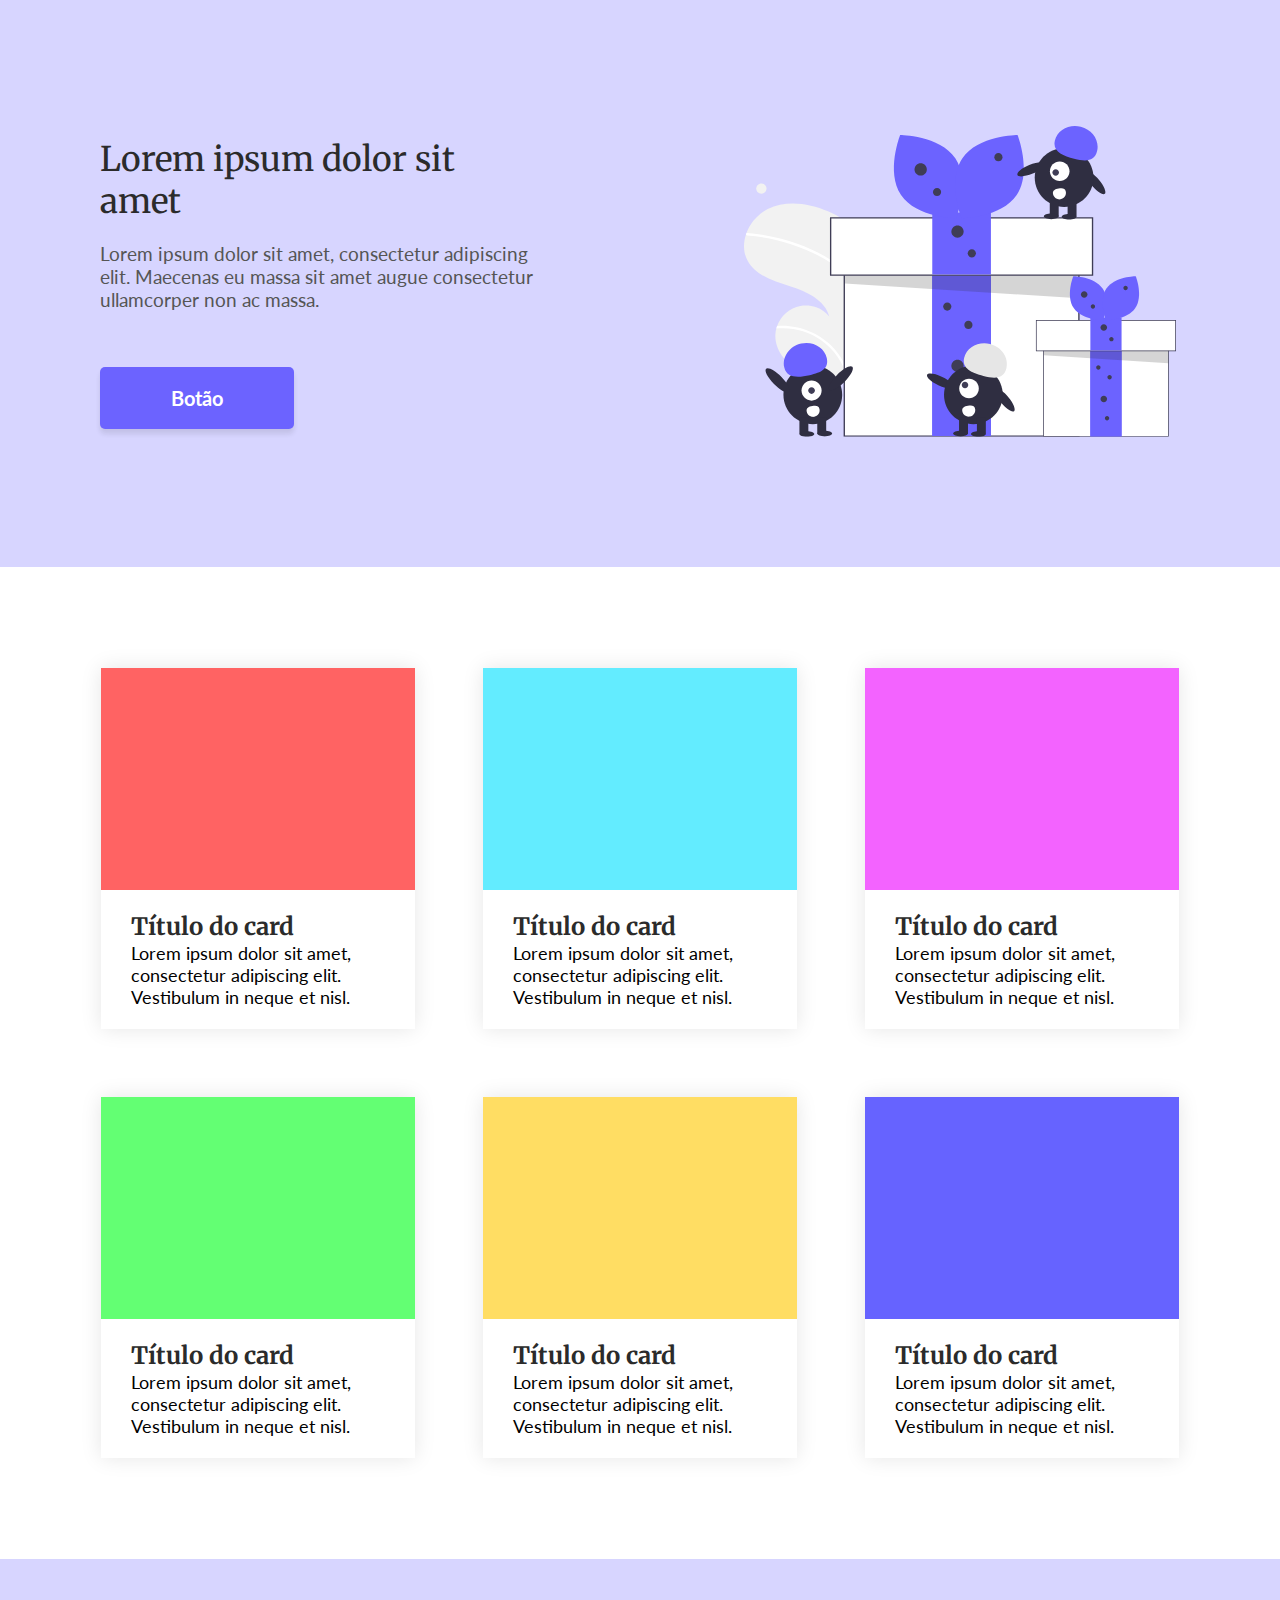
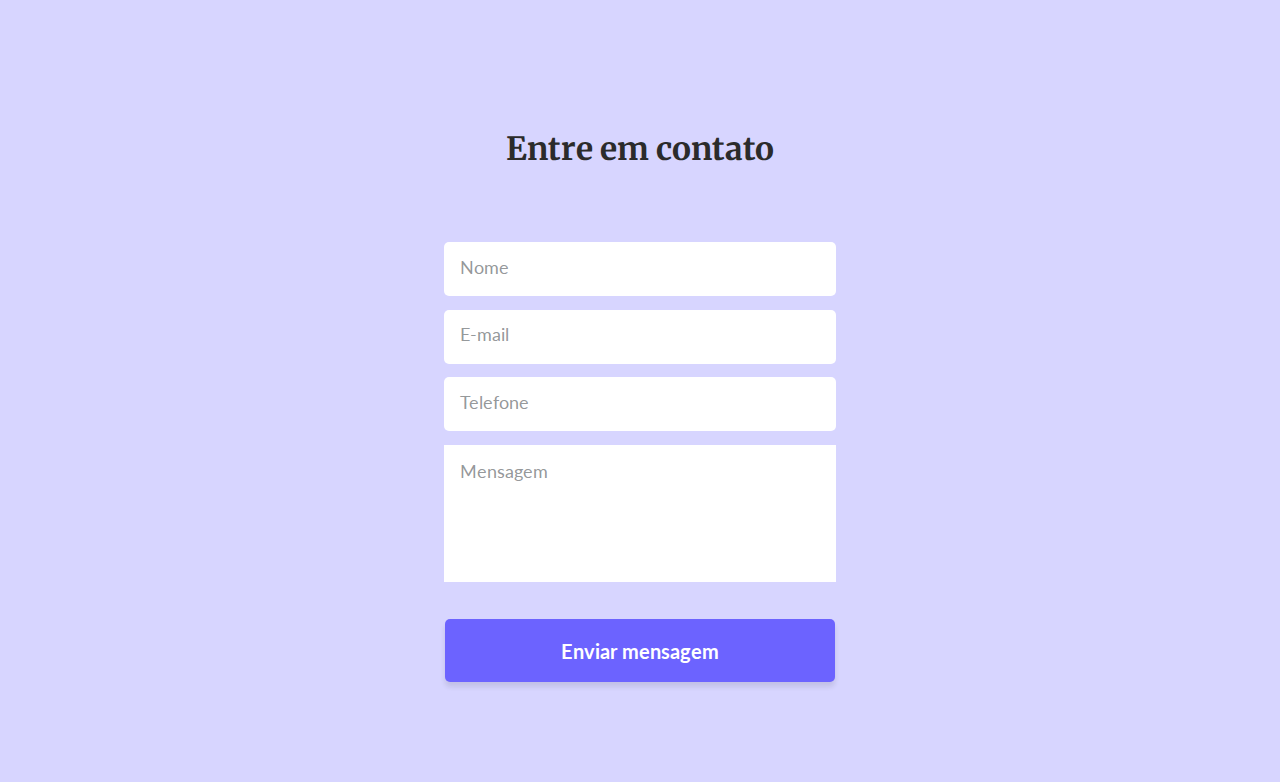
<file: index.html>
<!DOCTYPE html>
<html lang="pt-Br">
  <head>
    <meta charset="UTF-8" />
    <meta http-equiv="X-UA-Compatible" content="IE=edge" />
    <meta name="viewport" content="width=device-width, initial-scale=1.0" />
    <link rel="preconnect" href="https://fonts.googleapis.com" />
    <link rel="preconnect" href="https://fonts.gstatic.com" crossorigin />
    <link
      href="https://fonts.googleapis.com/css2?family=Lato:wght@300;400;700&family=Merriweather:wght@400;700&display=swap"
      rel="stylesheet"
    />
    <link rel="stylesheet" href="index.css" />
    <title>One-Page</title>
  </head>
  <body>
    <header>
      <div class="content">
        <div class="container">
          <div class="text">
            <h1>Lorem ipsum dolor sit amet</h1>
            <span
              >Lorem ipsum dolor sit amet, consectetur adipiscing elit. Maecenas
              eu massa sit amet augue consectetur ullamcorper non ac
              massa.</span
            >
            <button class="button" type="submit">Botão</button>
          </div>
          <div class="img">
            <img src="img/One page.svg" alt="" />
          </div>
        </div>
      </div>
    </header>

    <section>
      <div class="gallery-grid">
        <article>
          <div class="img-card card-1"></div>
          <div class="text-card">
            <h2>Título do card</h2>
            <span>
              Lorem ipsum dolor sit amet, consectetur adipiscing elit.
              Vestibulum in neque et nisl.
            </span>
          </div>
        </article>
        <article>
          <div class="img-card card-2"></div>
          <div class="text-card">
            <h2>Título do card</h2>
            <span
              >Lorem ipsum dolor sit amet, consectetur adipiscing elit.
              Vestibulum in neque et nisl.</span
            >
          </div>
        </article>
        <article>
          <div class="img-card card-3"></div>
          <div class="text-card">
            <h2>Título do card</h2>
            <span
              >Lorem ipsum dolor sit amet, consectetur adipiscing elit.
              Vestibulum in neque et nisl.</span
            >
          </div>
        </article>
        <article>
          <div class="img-card card-4"></div>
          <div class="text-card">
            <h2>Título do card</h2>
            <span
              >Lorem ipsum dolor sit amet, consectetur adipiscing elit.
              Vestibulum in neque et nisl.</span
            >
          </div>
        </article>
        <article>
          <div class="img-card card-5"></div>
          <div class="text-card">
            <h2>Título do card</h2>
            <span
              >Lorem ipsum dolor sit amet, consectetur adipiscing elit.
              Vestibulum in neque et nisl.</span
            >
          </div>
        </article>
        <article>
          <div class="img-card card-6"></div>
          <div class="text-card">
            <h2>Título do card</h2>
            <span
              >Lorem ipsum dolor sit amet, consectetur adipiscing elit.
              Vestibulum in neque et nisl.</span
            >
          </div>
        </article>
      </div>
    </section>
    <form action="#">
      <div class="form-contant">
        <h3>Entre em contato</h3>
        <div class="input">
          <input type="text" placeholder="Nome" />
          <input type="email" placeholder="E-mail" />
          <input type="text" placeholder="Telefone" />
          <textarea cols="30" rows="10" placeholder="Mensagem"></textarea>
        </div>
        <button class="button">Enviar mensagem</button>
      </div>
    </form>
  </body>
</html>
</file>
<file: index.css>
* {
  margin: 0;
  padding: 0;
  box-sizing: border-box;
}

body {
  background: #d7d5ff;
}


.content {
  display: flex;
  align-items: center;
  justify-content: center;
}

.container {
  display: flex;
  flex: 1;
  align-items: center;
  justify-content: center;
}

.img img {
  max-width: 50vw;
  padding: 5.5em 6.5em;
}

.text {
  padding: 8.6em 6.25em;
  display: flex;
  justify-content: center;
  flex-direction: column;
}

.text h1 {
  font-family: 'Merriweather', sans-serif;
  font-size: 34px;
  color: #2b2b2b;
  font-weight: 400;
}

.text span {
  font-family: 'Lato';
  font-size: 19px;
  color: #555;
  font-weight: 400;
  margin-top: 1.06em;
}

.text .button {
  background: #6c63ff;
  box-shadow: 0px 5px 5px rgba(23, 23, 23, 0.1);
  border-radius: 5px;
  width: 9.68em;
  height: 3.12em;
  border: 0;
  margin-top: 2.81em;
  cursor: pointer;
}

.text .button,
button {
  font-family: 'Lato';
  font-weight: 700;
  color: #fff;
  font-size: 20px;
}

section {
  background: #fff;
}

.gallery-grid {
  display: grid;
  grid-template-columns: repeat(3, 1fr);
  padding: 6.32em;
  gap: 68px;
}

.gallery-grid article {
  background: #ffffff;
  box-shadow: 0px 0px 20px rgba(0, 0, 0, 0.1);
}

.card-1 {
  width: 100%;
  height: 222px;
  background: #ff6363;
}
.card-2 {
  width: 100%;
  height: 222px;
  background: #63ecff;
}
.card-3 {
  width: 100%;
  height: 222px;
  background: #f363ff;
}
.card-4 {
  width: 100%;
  height: 222px;
  background: #63ff73;
}
.card-5 {
  width: 100%;
  height: 222px;
  background: #ffdd63;
}
.card-6 {
  width: 100%;
  height: 222px;
  background: #6663ff;
}

.text-card {
  padding: 1.31em 1.87em;
}

.text-card h2 {
  color: #2b2b2b;
  font-family: 'Merriweather', sans-serif;
  font-weight: 700;
  font-size: 24px;
  display: flex;
  align-items: center;
}

.text-card span {
  font-family: 'Lato', sans-serif;
  font-size: 18px;
  font-weight: 400;
  display: flex;
  align-items: center;
}

.form-contant {
  display: flex;
  flex-direction: column;
  justify-content: center;
  align-items: center;
}

.form-contant h3 {
  font-family: 'Merriweather', sans-serif;
  color: #2b2b2b;
  font-size: 32px;
  margin-top: 5.31em;
}

.form-contant .input {
  display: flex;
  flex-direction: column;
  align-items: center;
  justify-content: center;
  margin-top: 3.75em;
}

.form-contant .input input {
  width: 29.37em;
  height: 4.06em;
  border-radius: 5px;
  border: none;
  margin-top: 1em;
  padding: 10px;
}

.form-contant .input input::placeholder {
  font-family: 'Lato', sans-serif;
  font-weight: 400;
  font-size: 18px;
  color: rgba(110, 114, 117, 0.74);
  padding: 0.3em;
}

.form-contant .input textarea {
  width: 29.37em;
  height: 10.31em;
  resize: none;
  margin-top: 1em;
  border: none;
  padding: 10px;
}

.form-contant .input textarea::placeholder {
  font-family: 'Lato', sans-serif;
  font-weight: 400;
  font-size: 18px;
  color: rgba(110, 114, 117, 0.74);
  padding: 0.3em;
}

.form-contant .button {
  width: 19.5em;
  height: 3.12em;
  background: #6c63ff;
  box-shadow: 0px 5px 5px rgba(23, 23, 23, 0.1);
  border-radius: 5px;
  border: 0;
  cursor: pointer;
}

.form-contant button {
  margin: 1.87em 0 5em;
}

@media screen and (min-width: 320px) and (max-width: 767px) {
  .container {
    display: flex;
    flex-direction: column;
    align-items: center;
  }

  .text {
    padding: 3.43em 1.25em;
  }

  .container .img img {
    max-width: 100vw;
    max-height: 100vh;
  }

  .gallery-grid {
    display: flex;
    flex-direction: column;
    padding: 1.18em;
    margin: 30px 0;
  }

  .gallery-grid article {
    height: 400px;
    width: 100%;
  }

  .text-card span {
    display: flex;
    align-items: center;
  }

  .img-card {
    width: 100%;
    height: 222px;
  }

  .form-contant h3 {
    margin-top: 1em;
  }

  .form-contant button {
    margin: 1.87em 0 2.5em;
  }

  .form-contant .input input{
    width: 23.37em;
    height: 3.75em;
    padding: 10px;
    border: none;
  }

  .form-contant .input textarea{
    width: 23.37em;
    height: 9.75em;
    padding: 10px;
    border: none;
  }

  .form-contant .button {
    width: 16em;
    height: 3.5em;
  }
}

@media screen and (min-width: 768px) and (max-width: 1024px) {
  .container {
    display: flex;
    flex-direction: column;
    align-items: center;
  }

  .img img {
    max-width: 100%;
    height: 100vh;
  }

  .container .text {
    padding: 3.5em 1.25em;
  }

  .text h1 {
    font-size: 33px;
  }

  .text span {
    font-size: 28px;
  }

  .text .button {
    width: 11em;
    font-size: 23px;
  }

  .gallery-grid {
    display: grid;
    grid-template-columns: repeat(2, 1fr);
    padding: 1.5em;
  }

  .gallery-grid article {
    height: 400px;
    width: 100%;
  }
}

 /* @media screen and (min-width: 1025px) and (max-width: 1280px) {
  .container {
    display: flex;
    flex-direction: column;
    align-items: center;
  }

  .img img {
    max-width: 100vw;
    height: 100vh;
  }

  .text {
    padding: 2em 1em;
  }

  .text h1 {
    font-size: 43px;
  }

  .text span {
    font-size: 35px;
  }

  .text .button {
    width: 11em;
    font-size: 28px;
  }

  .gallery-grid {
    display: grid;
    grid-template-columns: repeat(2, 1fr);
    padding: 1em;
  }

  .gallery-grid article {
    height: 400px;
    width: 100%;
  }

  .text-card h2 {
    font-size: 43px;
  }

  .text-card span {
    font-size: 28px;
  }

  .form-contant h3 {
    font-size: 43px;
  }

  .form-contant .input input {
    width: 40.37em;
    height: 4.6em;
    border-radius: 5px;
    border: 0;
    margin-top: 2em;
  }

  .form-contant .input input::placeholder {
    font-size: 28px;
    display: flex;
    align-items: center;
    justify-content: center;
  }

  .form-contant .input textarea {
    width: 40.37em;
    height: 15.31em;
    resize: none;
    margin-top: 2em;
    border: 0;
  }

  .form-contant .input textarea::placeholder {
    font-size: 30px;
  }

  .form-contant .button {
    width: 19.2em;
  }

  .form-contant button {
    font-size: 28px;
  }
} 

@media screen and (min-width: 1281px) {
  .container {
    display: flex;
    flex-direction: column;
    align-items: center;
  }

  .text {
    padding: 1em 1em;
  }

  .text h1 {
    font-size: 45px;
  }

  .text span {
    font-size: 34px;
  }

  .img img {
    max-width: 100vw;
    height: 100vh;
  }

  .gallery-grid {
    display: grid;
    grid-template-columns: repeat(2, 1fr);
    padding: 1em;
  }

  .gallery-grid article {
    height: 400px;
    width: 100%;
  }

  .text-card h2 {
    font-size: 36px;
  }

  .text-card span {
    font-size: 28px;
  }

  .form-contant h3 {
    font-size: 45px;
  }

  .form-contant .input input {
    width: 50.37em;
    height: 6.06em;
    border-radius: 5px;
    border: 0;
    margin-top: 3em;
  }

  .form-contant .input input::placeholder {
    font-size: 30px;
    display: flex;
    align-items: center;
    justify-content: center;
  }

  .form-contant .input textarea {
    width: 50.37em;
    height: 20.31em;
    resize: none;
    margin-top: 3em;
    border: 0;
  }

  .form-contant .input textarea::placeholder {
    font-size: 30px;
  }

  .form-contant .button {
    width: 19.2em;
  }

  .form-contant button {
    font-size: 35px;
  }
}  */
</file>
